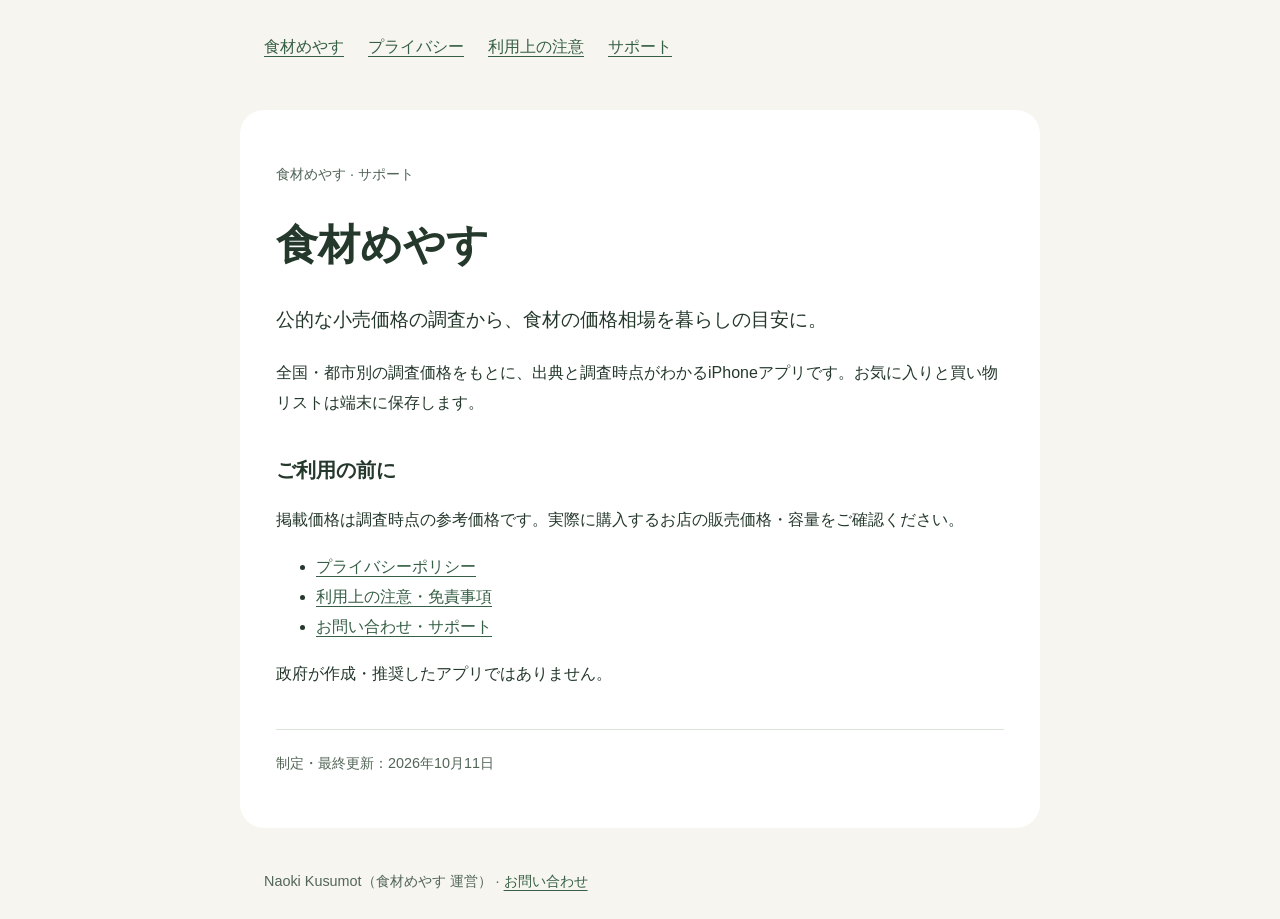
<file: index.html>
<!doctype html>
<html lang="ja"><head><meta charset="utf-8"><meta name="viewport" content="width=device-width,initial-scale=1"><meta name="description" content="食材めやすの公式サポート・プライバシーポリシー・利用上の注意"><title>食材めやす | 食材めやす</title><link rel="stylesheet" href="style.css"></head><body><a class="skip" href="#main">本文へ</a><header><nav aria-label="サイト内"><a href="index.html">食材めやす</a><a href="privacy.html">プライバシー</a><a href="terms.html">利用上の注意</a><a href="support.html">サポート</a></nav></header><main id="main"><p class="eyebrow">食材めやす · サポート</p><h1>食材めやす</h1><p class="lead">公的な小売価格の調査から、食材の価格相場を暮らしの目安に。</p><p>全国・都市別の調査価格をもとに、出典と調査時点がわかるiPhoneアプリです。お気に入りと買い物リストは端末に保存します。</p><h2>ご利用の前に</h2><p>掲載価格は調査時点の参考価格です。実際に購入するお店の販売価格・容量をご確認ください。</p><ul><li><a href="privacy.html">プライバシーポリシー</a></li><li><a href="terms.html">利用上の注意・免責事項</a></li><li><a href="support.html">お問い合わせ・サポート</a></li></ul><p>政府が作成・推奨したアプリではありません。</p><p class="date">制定・最終更新：2026年10月11日</p></main><footer>Naoki Kusumot（食材めやす 運営） · <a href="mailto:nkusumot.apps@gmail.com">お問い合わせ</a></footer></body></html>
</file>
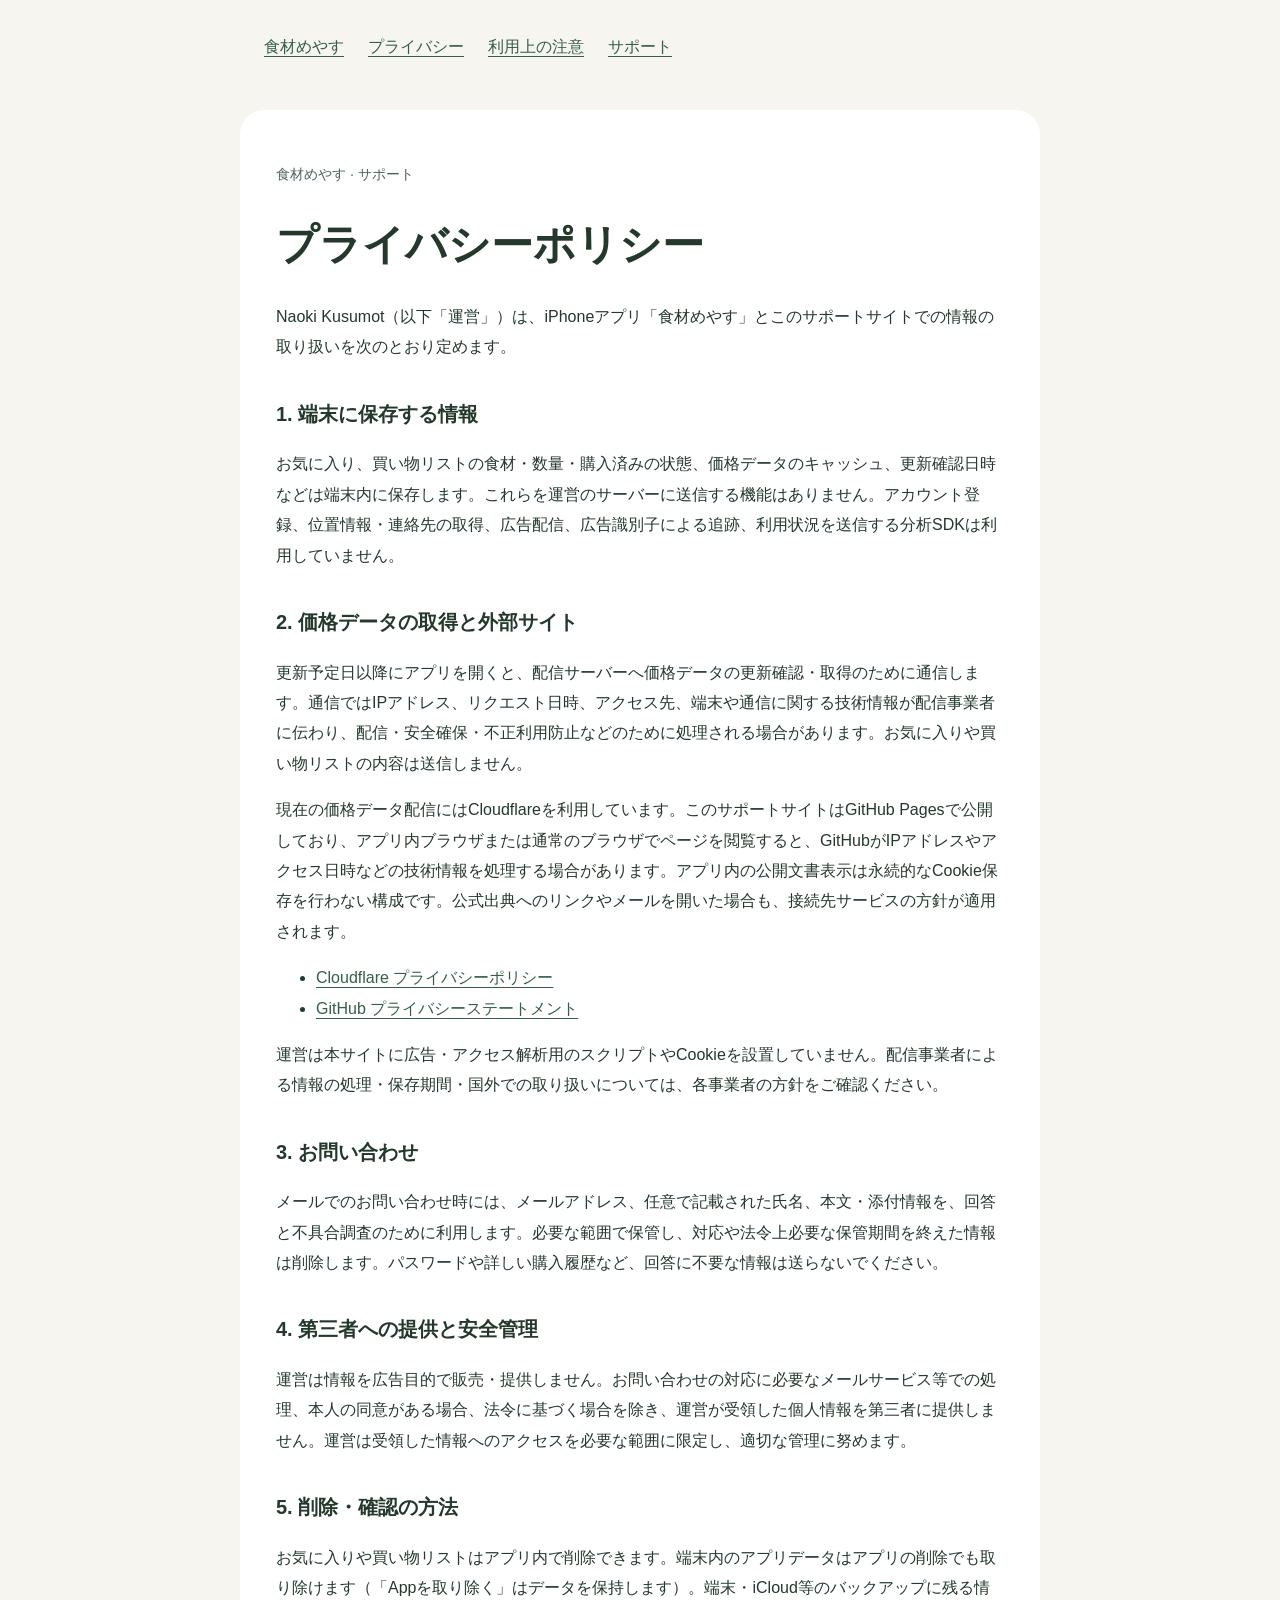
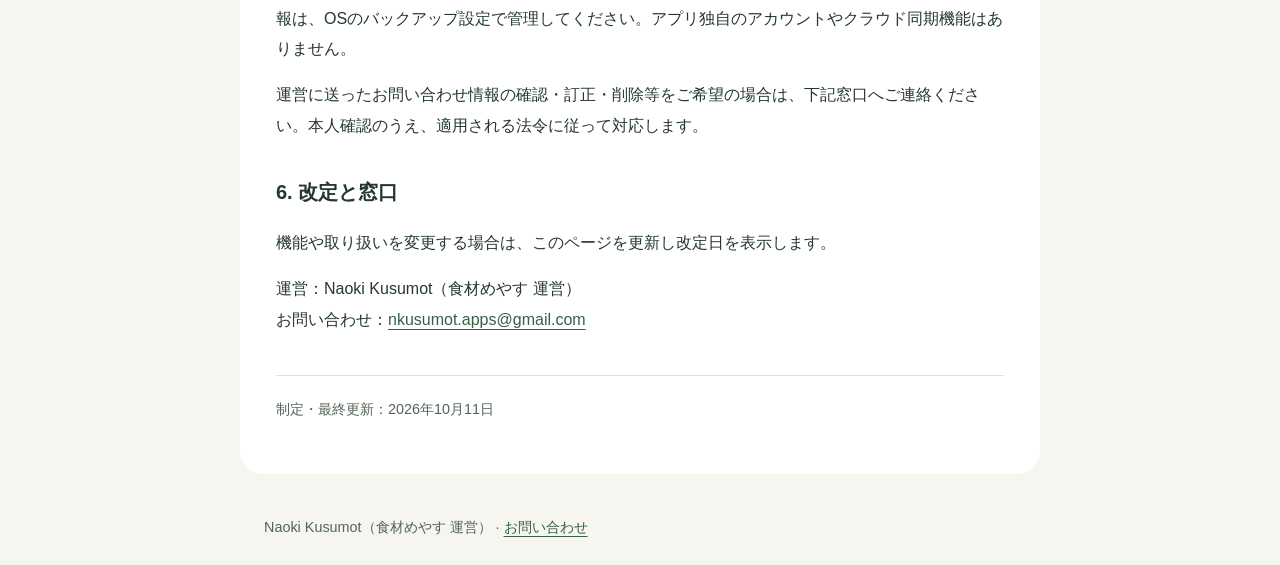
<file: privacy.html>
<!doctype html>
<html lang="ja"><head><meta charset="utf-8"><meta name="viewport" content="width=device-width,initial-scale=1"><meta name="description" content="食材めやすの公式サポート・プライバシーポリシー・利用上の注意"><title>プライバシーポリシー | 食材めやす</title><link rel="stylesheet" href="style.css"></head><body><a class="skip" href="#main">本文へ</a><header><nav aria-label="サイト内"><a href="index.html">食材めやす</a><a href="privacy.html">プライバシー</a><a href="terms.html">利用上の注意</a><a href="support.html">サポート</a></nav></header><main id="main"><p class="eyebrow">食材めやす · サポート</p><h1>プライバシーポリシー</h1><p>Naoki Kusumot（以下「運営」）は、iPhoneアプリ「食材めやす」とこのサポートサイトでの情報の取り扱いを次のとおり定めます。</p>
<h2>1. 端末に保存する情報</h2><p>お気に入り、買い物リストの食材・数量・購入済みの状態、価格データのキャッシュ、更新確認日時などは端末内に保存します。これらを運営のサーバーに送信する機能はありません。アカウント登録、位置情報・連絡先の取得、広告配信、広告識別子による追跡、利用状況を送信する分析SDKは利用していません。</p>
<h2>2. 価格データの取得と外部サイト</h2><p>更新予定日以降にアプリを開くと、配信サーバーへ価格データの更新確認・取得のために通信します。通信ではIPアドレス、リクエスト日時、アクセス先、端末や通信に関する技術情報が配信事業者に伝わり、配信・安全確保・不正利用防止などのために処理される場合があります。お気に入りや買い物リストの内容は送信しません。</p><p>現在の価格データ配信にはCloudflareを利用しています。このサポートサイトはGitHub Pagesで公開しており、アプリ内ブラウザまたは通常のブラウザでページを閲覧すると、GitHubがIPアドレスやアクセス日時などの技術情報を処理する場合があります。アプリ内の公開文書表示は永続的なCookie保存を行わない構成です。公式出典へのリンクやメールを開いた場合も、接続先サービスの方針が適用されます。</p><ul><li><a href="https://www.cloudflare.com/privacypolicy/">Cloudflare プライバシーポリシー</a></li><li><a href="https://docs.github.com/en/site-policy/privacy-policies/github-general-privacy-statement">GitHub プライバシーステートメント</a></li></ul><p>運営は本サイトに広告・アクセス解析用のスクリプトやCookieを設置していません。配信事業者による情報の処理・保存期間・国外での取り扱いについては、各事業者の方針をご確認ください。</p>
<h2>3. お問い合わせ</h2><p>メールでのお問い合わせ時には、メールアドレス、任意で記載された氏名、本文・添付情報を、回答と不具合調査のために利用します。必要な範囲で保管し、対応や法令上必要な保管期間を終えた情報は削除します。パスワードや詳しい購入履歴など、回答に不要な情報は送らないでください。</p>
<h2>4. 第三者への提供と安全管理</h2><p>運営は情報を広告目的で販売・提供しません。お問い合わせの対応に必要なメールサービス等での処理、本人の同意がある場合、法令に基づく場合を除き、運営が受領した個人情報を第三者に提供しません。運営は受領した情報へのアクセスを必要な範囲に限定し、適切な管理に努めます。</p>
<h2>5. 削除・確認の方法</h2><p>お気に入りや買い物リストはアプリ内で削除できます。端末内のアプリデータはアプリの削除でも取り除けます（「Appを取り除く」はデータを保持します）。端末・iCloud等のバックアップに残る情報は、OSのバックアップ設定で管理してください。アプリ独自のアカウントやクラウド同期機能はありません。</p><p>運営に送ったお問い合わせ情報の確認・訂正・削除等をご希望の場合は、下記窓口へご連絡ください。本人確認のうえ、適用される法令に従って対応します。</p>
<h2>6. 改定と窓口</h2><p>機能や取り扱いを変更する場合は、このページを更新し改定日を表示します。</p><p>運営：Naoki Kusumot（食材めやす 運営）<br>お問い合わせ：<a href="mailto:nkusumot.apps@gmail.com">nkusumot.apps@gmail.com</a></p><p class="date">制定・最終更新：2026年10月11日</p></main><footer>Naoki Kusumot（食材めやす 運営） · <a href="mailto:nkusumot.apps@gmail.com">お問い合わせ</a></footer></body></html>
</file>
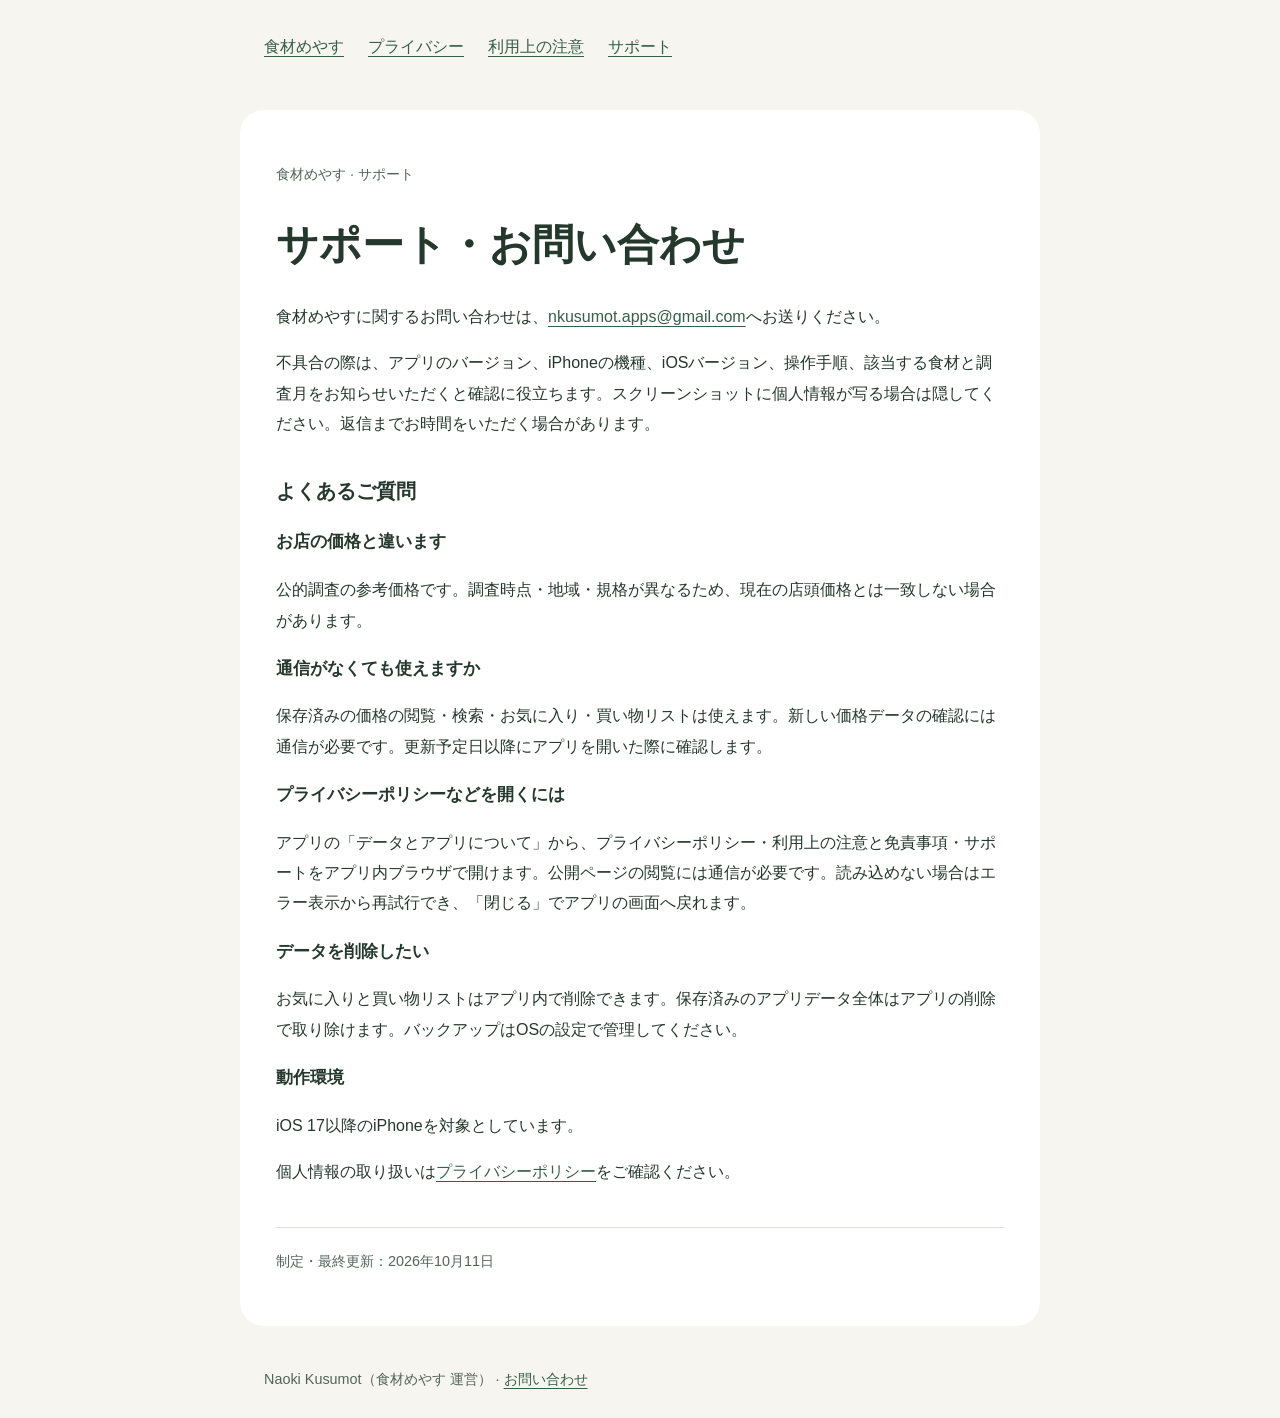
<file: support.html>
<!doctype html>
<html lang="ja"><head><meta charset="utf-8"><meta name="viewport" content="width=device-width,initial-scale=1"><meta name="description" content="食材めやすの公式サポート・プライバシーポリシー・利用上の注意"><title>サポート・お問い合わせ | 食材めやす</title><link rel="stylesheet" href="style.css"></head><body><a class="skip" href="#main">本文へ</a><header><nav aria-label="サイト内"><a href="index.html">食材めやす</a><a href="privacy.html">プライバシー</a><a href="terms.html">利用上の注意</a><a href="support.html">サポート</a></nav></header><main id="main"><p class="eyebrow">食材めやす · サポート</p><h1>サポート・お問い合わせ</h1><p>食材めやすに関するお問い合わせは、<a href="mailto:nkusumot.apps@gmail.com">nkusumot.apps@gmail.com</a>へお送りください。</p><p>不具合の際は、アプリのバージョン、iPhoneの機種、iOSバージョン、操作手順、該当する食材と調査月をお知らせいただくと確認に役立ちます。スクリーンショットに個人情報が写る場合は隠してください。返信までお時間をいただく場合があります。</p><h2>よくあるご質問</h2><h3>お店の価格と違います</h3><p>公的調査の参考価格です。調査時点・地域・規格が異なるため、現在の店頭価格とは一致しない場合があります。</p><h3>通信がなくても使えますか</h3><p>保存済みの価格の閲覧・検索・お気に入り・買い物リストは使えます。新しい価格データの確認には通信が必要です。更新予定日以降にアプリを開いた際に確認します。</p><h3>プライバシーポリシーなどを開くには</h3><p>アプリの「データとアプリについて」から、プライバシーポリシー・利用上の注意と免責事項・サポートをアプリ内ブラウザで開けます。公開ページの閲覧には通信が必要です。読み込めない場合はエラー表示から再試行でき、「閉じる」でアプリの画面へ戻れます。</p><h3>データを削除したい</h3><p>お気に入りと買い物リストはアプリ内で削除できます。保存済みのアプリデータ全体はアプリの削除で取り除けます。バックアップはOSの設定で管理してください。</p><h3>動作環境</h3><p>iOS 17以降のiPhoneを対象としています。</p><p>個人情報の取り扱いは<a href="privacy.html">プライバシーポリシー</a>をご確認ください。</p><p class="date">制定・最終更新：2026年10月11日</p></main><footer>Naoki Kusumot（食材めやす 運営） · <a href="mailto:nkusumot.apps@gmail.com">お問い合わせ</a></footer></body></html>
</file>
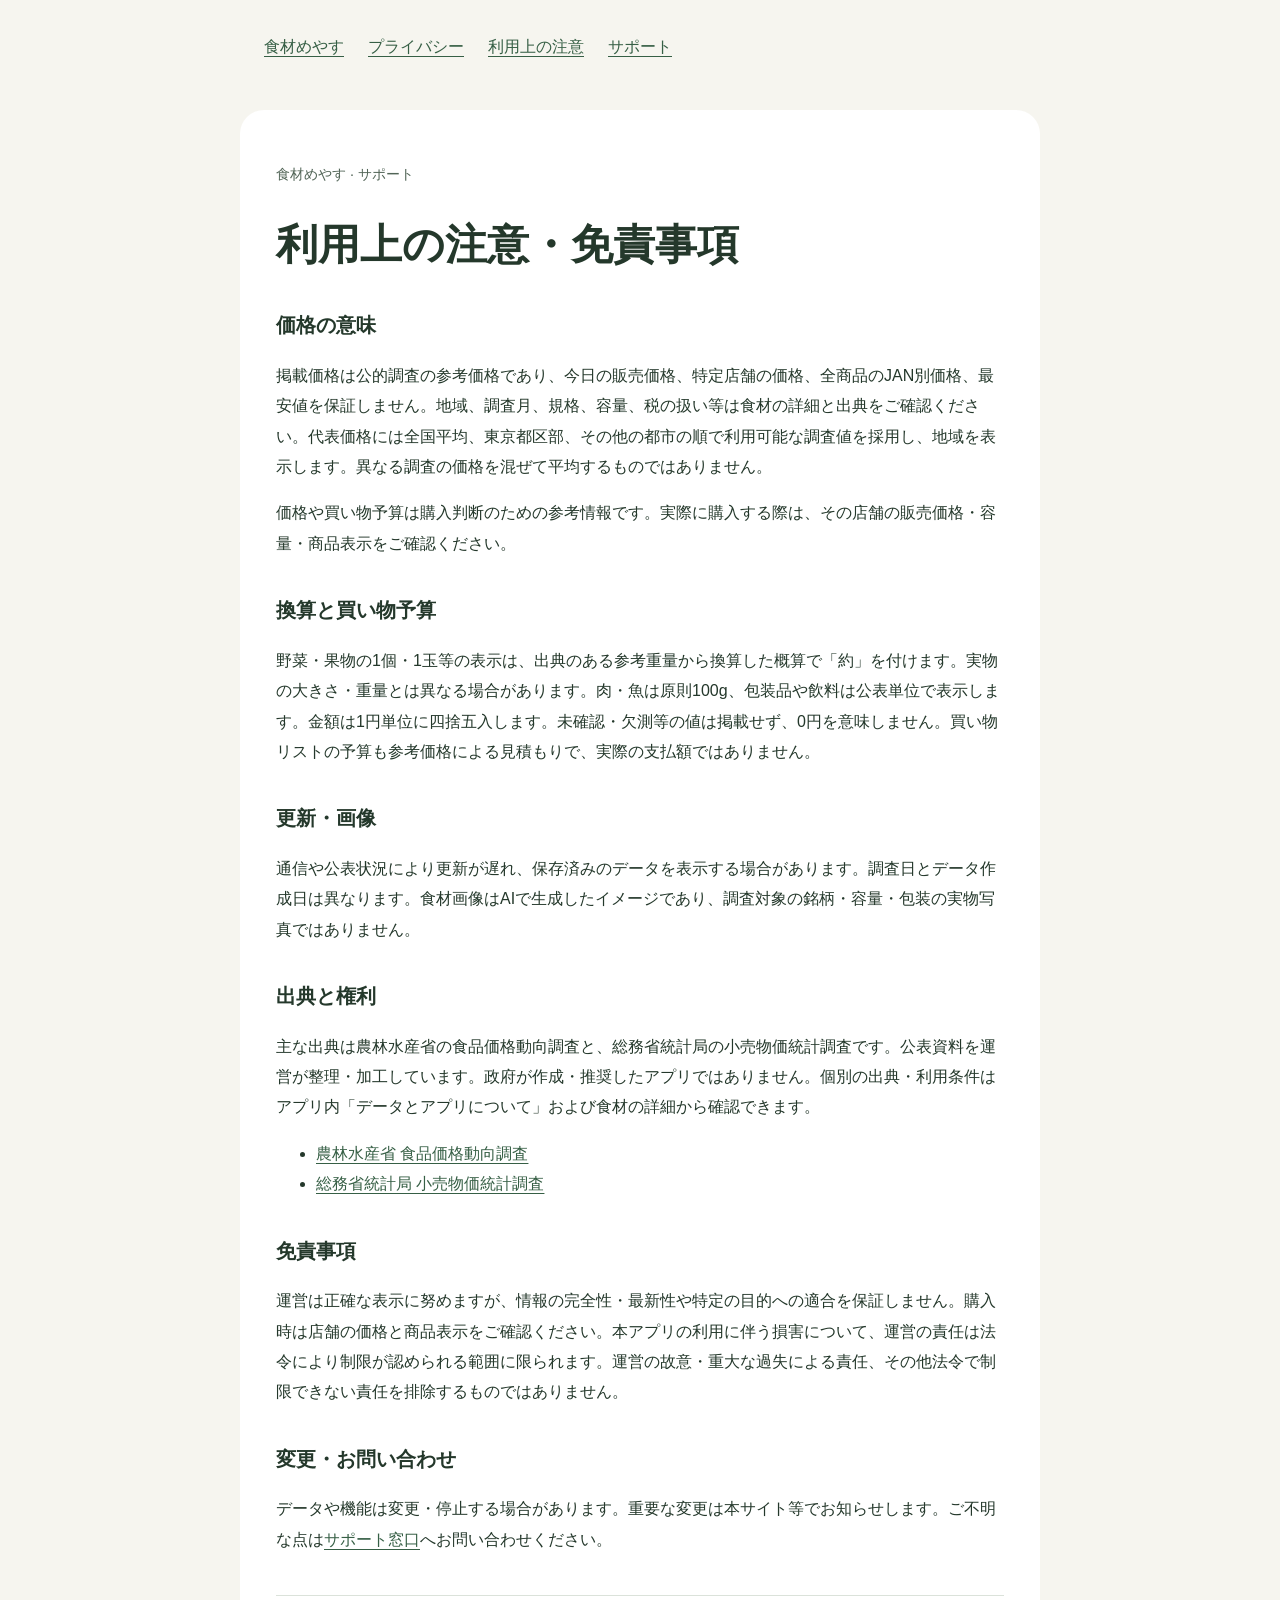
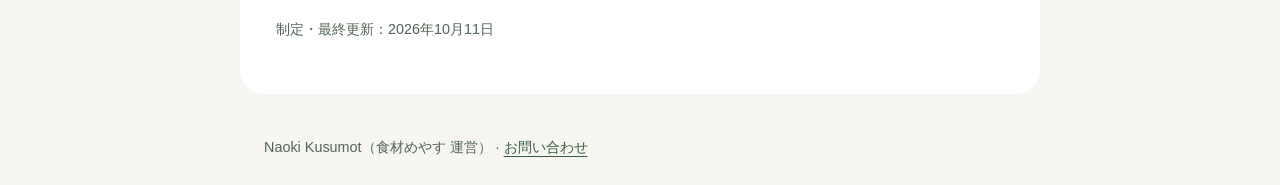
<file: terms.html>
<!doctype html>
<html lang="ja"><head><meta charset="utf-8"><meta name="viewport" content="width=device-width,initial-scale=1"><meta name="description" content="食材めやすの公式サポート・プライバシーポリシー・利用上の注意"><title>利用上の注意・免責事項 | 食材めやす</title><link rel="stylesheet" href="style.css"></head><body><a class="skip" href="#main">本文へ</a><header><nav aria-label="サイト内"><a href="index.html">食材めやす</a><a href="privacy.html">プライバシー</a><a href="terms.html">利用上の注意</a><a href="support.html">サポート</a></nav></header><main id="main"><p class="eyebrow">食材めやす · サポート</p><h1>利用上の注意・免責事項</h1><h2>価格の意味</h2><p>掲載価格は公的調査の参考価格であり、今日の販売価格、特定店舗の価格、全商品のJAN別価格、最安値を保証しません。地域、調査月、規格、容量、税の扱い等は食材の詳細と出典をご確認ください。代表価格には全国平均、東京都区部、その他の都市の順で利用可能な調査値を採用し、地域を表示します。異なる調査の価格を混ぜて平均するものではありません。</p><p>価格や買い物予算は購入判断のための参考情報です。実際に購入する際は、その店舗の販売価格・容量・商品表示をご確認ください。</p><h2>換算と買い物予算</h2><p>野菜・果物の1個・1玉等の表示は、出典のある参考重量から換算した概算で「約」を付けます。実物の大きさ・重量とは異なる場合があります。肉・魚は原則100g、包装品や飲料は公表単位で表示します。金額は1円単位に四捨五入します。未確認・欠測等の値は掲載せず、0円を意味しません。買い物リストの予算も参考価格による見積もりで、実際の支払額ではありません。</p><h2>更新・画像</h2><p>通信や公表状況により更新が遅れ、保存済みのデータを表示する場合があります。調査日とデータ作成日は異なります。食材画像はAIで生成したイメージであり、調査対象の銘柄・容量・包装の実物写真ではありません。</p><h2>出典と権利</h2><p>主な出典は農林水産省の食品価格動向調査と、総務省統計局の小売物価統計調査です。公表資料を運営が整理・加工しています。政府が作成・推奨したアプリではありません。個別の出典・利用条件はアプリ内「データとアプリについて」および食材の詳細から確認できます。</p><ul><li><a href="https://www.maff.go.jp/j/zyukyu/anpo/kouri/">農林水産省 食品価格動向調査</a></li><li><a href="https://www.stat.go.jp/data/kouri/">総務省統計局 小売物価統計調査</a></li></ul><h2>免責事項</h2><p>運営は正確な表示に努めますが、情報の完全性・最新性や特定の目的への適合を保証しません。購入時は店舗の価格と商品表示をご確認ください。本アプリの利用に伴う損害について、運営の責任は法令により制限が認められる範囲に限られます。運営の故意・重大な過失による責任、その他法令で制限できない責任を排除するものではありません。</p><h2>変更・お問い合わせ</h2><p>データや機能は変更・停止する場合があります。重要な変更は本サイト等でお知らせします。ご不明な点は<a href="support.html">サポート窓口</a>へお問い合わせください。</p><p class="date">制定・最終更新：2026年10月11日</p></main><footer>Naoki Kusumot（食材めやす 運営） · <a href="mailto:nkusumot.apps@gmail.com">お問い合わせ</a></footer></body></html>
</file>
<file: style.css>
*{box-sizing:border-box}body{margin:0;background:#f6f5ef;color:#24382b;font-family:-apple-system,BlinkMacSystemFont,"Hiragino Kaku Gothic ProN","Noto Sans JP",sans-serif;line-height:1.9}header,main,footer{max-width:800px;margin:auto;padding:24px}nav{display:flex;gap:8px 24px;flex-wrap:wrap}a{color:#365f45;text-underline-offset:4px}nav a{padding:8px 0}main{background:white;margin:16px auto;border-radius:24px;padding:36px}h1{font-size:clamp(1.8rem,5vw,2.6rem);line-height:1.4}h2{font-size:1.25rem;margin-top:32px}h3{font-size:1.05rem}.lead{font-size:1.2rem}.eyebrow,.date,footer{color:#526557;font-size:.9rem}.date{margin-top:40px;border-top:1px solid #dbe2da;padding-top:20px}.skip{position:absolute;left:12px;top:-70px;background:white;padding:8px}.skip:focus{top:0}a:focus-visible{outline:3px solid #416d51;outline-offset:4px}@media(max-width:600px){main{margin:8px 12px;padding:24px}header,footer{padding:20px}nav{gap:4px 20px}}
</file>
